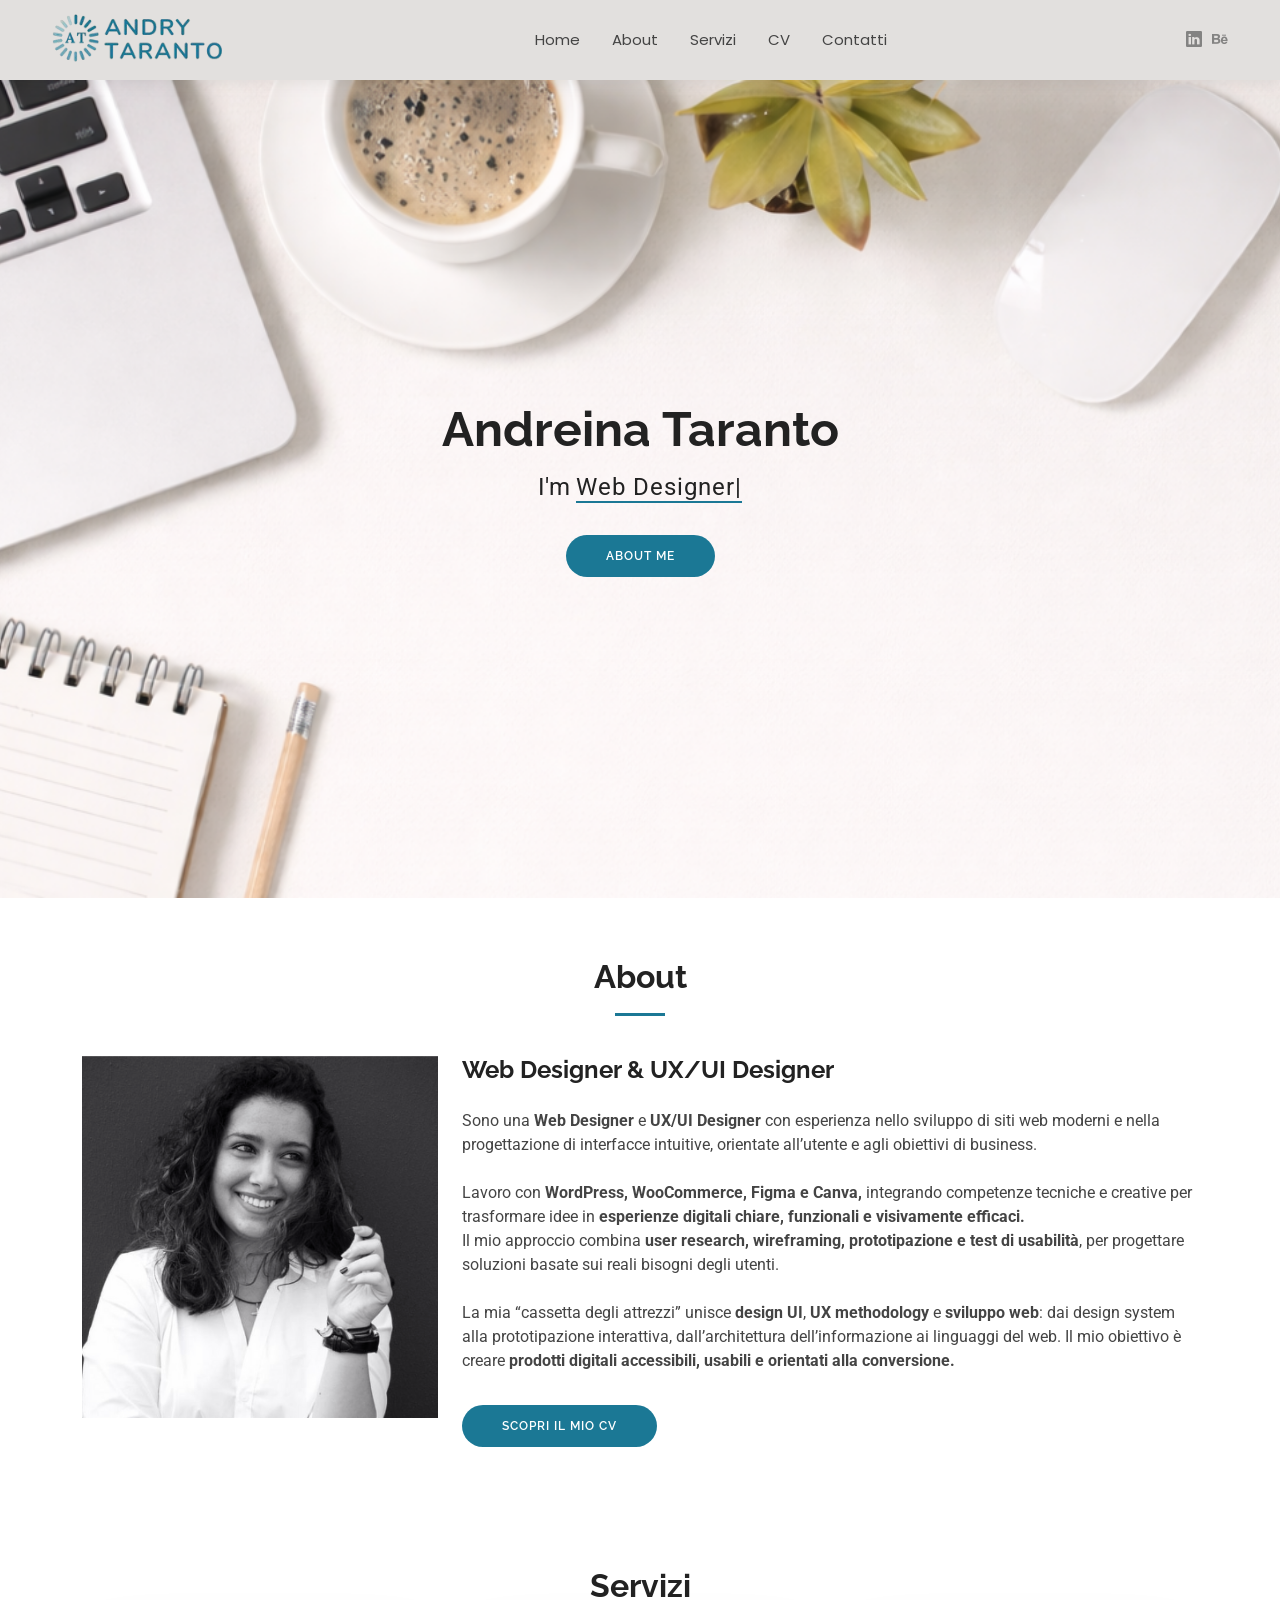
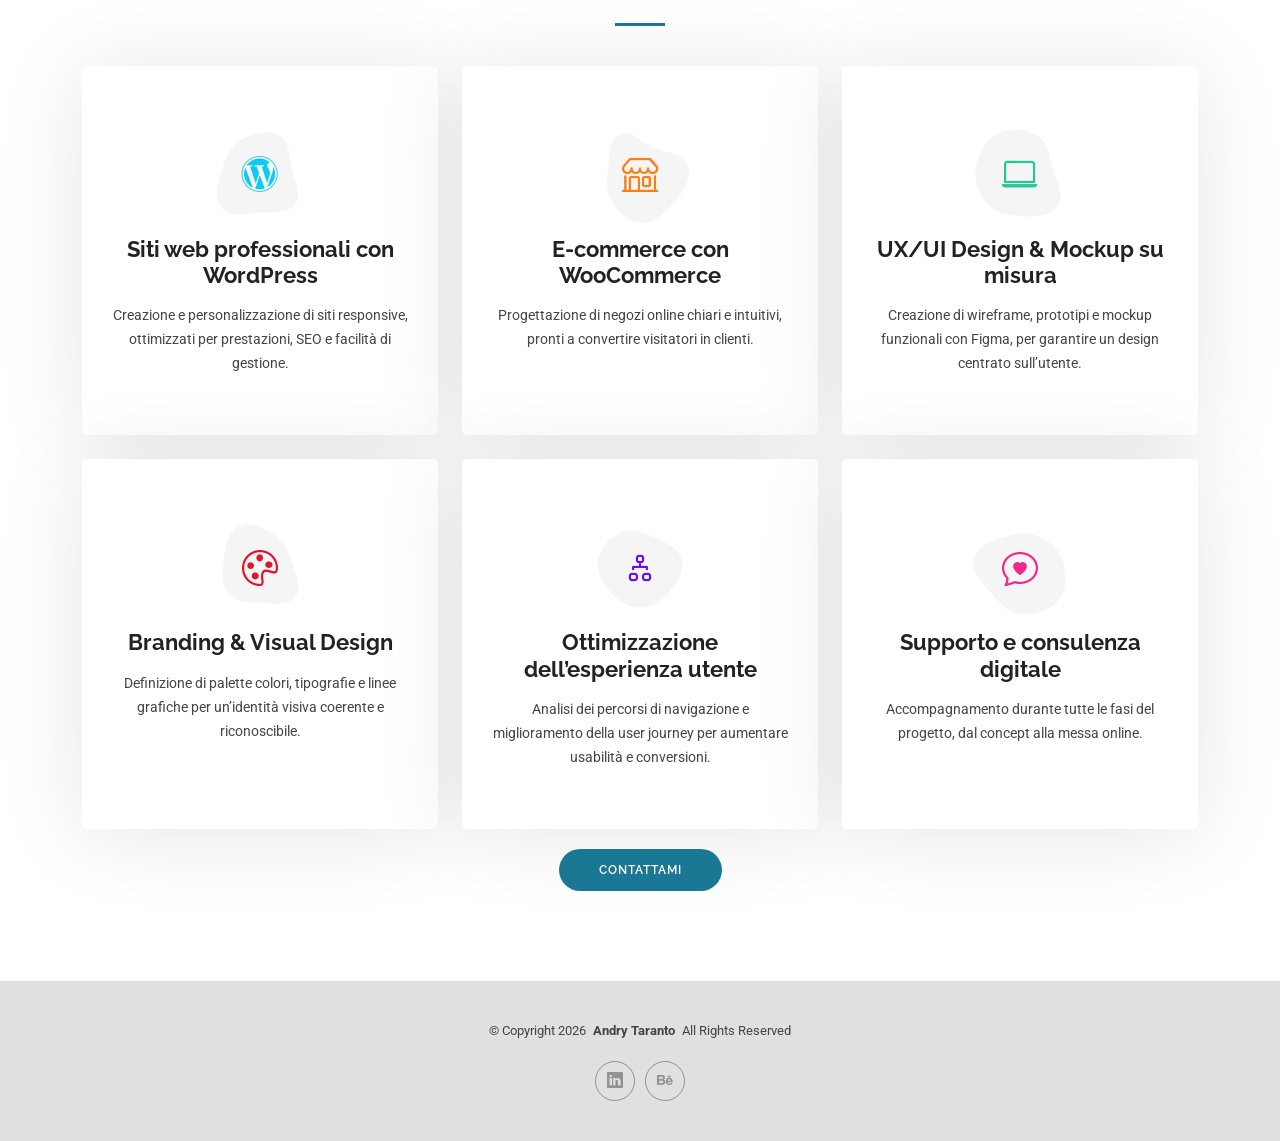
<file: index.html>
<!DOCTYPE html>
<html lang="en">

<head>
  <meta charset="utf-8">
  <meta content="width=device-width, initial-scale=1.0" name="viewport">
  <title>Andry Taranto </title>
  <meta name="description" content="">
  <meta name="keywords" content="">

  <!-- Favicons -->
  <link href="assets/img/favicon_andry-bg.png" rel="icon">

  <!-- Fonts -->
  <link href="https://fonts.googleapis.com" rel="preconnect">
  <link href="https://fonts.gstatic.com" rel="preconnect" crossorigin>
  <link href="https://fonts.googleapis.com/css2?family=Roboto:ital,wght@0,100;0,300;0,400;0,500;0,700;0,900;1,100;1,300;1,400;1,500;1,700;1,900&family=Poppins:ital,wght@0,100;0,200;0,300;0,400;0,500;0,600;0,700;0,800;0,900;1,100;1,200;1,300;1,400;1,500;1,600;1,700;1,800;1,900&family=Raleway:ital,wght@0,100;0,200;0,300;0,400;0,500;0,600;0,700;0,800;0,900;1,100;1,200;1,300;1,400;1,500;1,600;1,700;1,800;1,900&display=swap" rel="stylesheet">

  <!-- Vendor CSS Files -->
  <link href="assets/vendor/bootstrap/css/bootstrap.min.css" rel="stylesheet">
  <link href="assets/vendor/bootstrap-icons/bootstrap-icons.css" rel="stylesheet">
  <link href="assets/vendor/aos/aos.css" rel="stylesheet">

  <!-- Main CSS File -->
  <link href="assets/css/main.css" rel="stylesheet">

</head>

<body class="index-page">

  <header id="header" class="header d-flex align-items-center light-background sticky-top">
    <div class="container-fluid position-relative d-flex align-items-center justify-content-between">

      <a href="index.html" class="logo d-flex align-items-center me-auto me-xl-0">
        <img src="assets/img/logo_sito_andrytaranto.png" alt="Andry Taranto Logo">
      </a>

      <nav id="navmenu" class="navmenu">
        <ul>
          <li><a href="index.html" class="active">Home</a></li>
          <li><a href="#about">About</a></li>
          <li><a href="#services">Servizi</a></li>
          <li><a href="cv.html">CV</a></li>
          <li><a href="contatti.html">Contatti</a></li>
        </ul>
        <i class="mobile-nav-toggle d-xl-none bi bi-list"></i>
      </nav>

      <div class="header-social-links">
        <a href="https://www.linkedin.com/in/andreinataranto/" target="_blank" class="linkedin"><i class="bi bi-linkedin"></i></a>
        <a href="https://www.behance.net/gallery/135081505/Portfolio-Andreina-Taranto" target="_blank" class="behance"><i class="bi bi-behance"></i></a>
      </div>

    </div>
  </header>

  <main class="main">

    <!-- Hero Section -->
    <section id="hero" class="hero section">

      <img src="assets/img/bg-hero.png" alt="" data-aos="fade-in">

      <div class="container text-center" data-aos="zoom-out" data-aos-delay="100">
        <div class="row justify-content-center">
          <div class="col-lg-8">
            <h2>Andreina Taranto</h2>
            <p>I'm <span class="typed" data-typed-items="Web Designer, UX/UI Designer">Web Designer</span><span class="typed-cursor typed-cursor--blink" aria-hidden="true"></span></p>
            <a href="#about" class="btn-get-started">About Me</a>
          </div>
        </div>
      </div>

    </section><!-- /Hero Section -->

<!-- About Section -->
    <section id="about" class="about section">

      <!-- Section Title -->
      <div class="container section-title" data-aos="fade-up">
        <h2>About</h2>
      </div><!-- End Section Title -->

      <div class="container" data-aos="fade-up" data-aos-delay="100">

        <div class="row gy-4 justify-content-center">
          <div class="col-lg-4">
            <img src="assets/img/andreina_taranto.png" class="img-fluid" alt="Andreina Taranto">
          </div>
          <div class="col-lg-8 content txt-center">
            <h2>Web Designer &amp; UX/UI Designer</h2>
            <p class="py-3">
              Sono una <b>Web Designer</b> e <b>UX/UI Designer</b> con esperienza nello sviluppo di siti web moderni e nella progettazione di interfacce intuitive, orientate all’utente e agli obiettivi di business.
              <br>
              <br>
              Lavoro con <b>WordPress, WooCommerce, Figma e Canva,</b> integrando competenze tecniche e creative per trasformare idee in <b>esperienze digitali chiare, funzionali e visivamente efficaci.</b>
<br>
              Il mio approccio combina <b>user research, wireframing, prototipazione e test di usabilità</b>, per progettare soluzioni basate sui reali bisogni degli utenti.
              <br>
              <br>
              La mia “cassetta degli attrezzi” unisce <b>design UI</b>, <b>UX methodology</b> e <b>sviluppo web</b>: dai design system alla prototipazione interattiva, dall’architettura dell’informazione ai linguaggi del web.
              Il mio obiettivo è creare <b>prodotti digitali accessibili, usabili e orientati alla conversione.</b>
            </p>
            <a href="cv.html" class="btn-priamary">Scopri il mio CV</a>
          </div>
        </div>
      </div>

    </section><!-- /About Section -->


    <!-- Services Section -->
    <section id="services" class="services section">

      <!-- Section Title -->
      <div class="container section-title" data-aos="fade-up">
        <h2>Servizi</h2>
      </div><!-- End Section Title -->

      <div class="container">

        <div class="row gy-4">

          <div class="col-lg-4 col-md-6" data-aos="fade-up" data-aos-delay="100">
            <div class="service-item item-cyan position-relative">
              <div class="icon">
                <svg width="100" height="100" viewBox="0 0 600 600" xmlns="http://www.w3.org/2000/svg">
                  <path stroke="none" stroke-width="0" fill="#f5f5f5" d="M300,521.0016835830174C376.1290562159157,517.8887921683347,466.0731472004068,529.7835943286574,510.70327084640275,468.03025145048787C554.3714126377745,407.6079735673963,508.03601936045806,328.9844924480964,491.2728898941984,256.3432110539036C474.5976632858925,184.082847569629,479.9380746630129,96.60480741107993,416.23090153303,58.64404602377083C348.86323505073057,18.502131276798302,261.93793281208167,40.57373210992963,193.5410806939664,78.93577620505333C130.42746243093433,114.334589627462,98.30271207620316,179.96522072025542,76.75703585869454,249.04625023123273C51.97151888228291,328.5150500222984,13.704378332031375,421.85034740162234,66.52175969318436,486.19268352777647C119.04800174914682,550.1803526380478,217.28368757567262,524.383925680826,300,521.0016835830174"></path>
                </svg>
                  <i class="bi bi-wordpress"></i>
              </div>
                <h3 class="stretched-link">Siti web professionali con WordPress</h3>
              </class=>
              <p>Creazione e personalizzazione di siti responsive, ottimizzati per prestazioni, SEO e facilità di gestione.</p>
            </div>
          </div><!-- End Service Item -->

          <div class="col-lg-4 col-md-6" data-aos="fade-up" data-aos-delay="200">
            <div class="service-item item-orange position-relative">
              <div class="icon">
                <svg width="100" height="100" viewBox="0 0 600 600" xmlns="http://www.w3.org/2000/svg">
                  <path stroke="none" stroke-width="0" fill="#f5f5f5" d="M300,582.0697525312426C382.5290701553225,586.8405444964366,449.9789794690241,525.3245884688669,502.5850820975895,461.55621195738473C556.606425686781,396.0723002908107,615.8543463187945,314.28637112970534,586.6730223649479,234.56875336149918C558.9533121215079,158.8439757836574,454.9685369536778,164.00468322053177,381.49747125262974,130.76875717737553C312.15926192815925,99.40240125094834,248.97055460311594,18.661163978235184,179.8680185752513,50.54337015887873C110.5421016452524,82.52863877960104,119.82277516462835,180.83849132639028,109.12597500060166,256.43424936330496C100.08760227029461,320.3096726198365,92.17705696193138,384.0621239912766,124.79988738764834,439.7174275375508C164.83382741302287,508.01625554203684,220.96474134820875,577.5009287672846,300,582.0697525312426"></path>
                </svg>
                <i class="bi bi-shop"></i>
              </div>
                <h3 class="stretched-link">E-commerce con WooCommerce</h3>
              <p>Progettazione di negozi online chiari e intuitivi, pronti a convertire visitatori in clienti.</p>
            </div>
          </div><!-- End Service Item -->

          <div class="col-lg-4 col-md-6" data-aos="fade-up" data-aos-delay="300">
            <div class="service-item item-teal position-relative">
              <div class="icon">
                <svg width="100" height="100" viewBox="0 0 600 600" xmlns="http://www.w3.org/2000/svg">
                  <path stroke="none" stroke-width="0" fill="#f5f5f5" d="M300,541.5067337569781C382.14930387511276,545.0595476570109,479.8736841581634,548.3450877840088,526.4010558755058,480.5488172755941C571.5218469581645,414.80211281144784,517.5187510058486,332.0715597781072,496.52539010469104,255.14436215662573C477.37192572678356,184.95920475031193,473.57363656557914,105.61284051026155,413.0603344069578,65.22779650032875C343.27470386102294,18.654635553484475,251.2091493199835,5.337323636656869,175.0934190732945,40.62881213300186C97.87086631185822,76.43348514350839,51.98124368387456,156.15599469081315,36.44837278890362,239.84606092416172C21.716077023791087,319.22268207091537,43.775223500013084,401.1760424656574,96.891909868211,461.97329694683043C147.22146801428983,519.5804099606455,223.5754009179313,538.201503339737,300,541.5067337569781"></path>
                </svg>
                <i class="bi bi-laptop"></i>
              </div>
                <h3 class="stretched-link">UX/UI Design & Mockup su misura</h3>
              <p>Creazione di wireframe, prototipi e mockup funzionali con Figma, per garantire un design centrato sull’utente.</p>
            </div>
          </div><!-- End Service Item -->

          <div class="col-lg-4 col-md-6" data-aos="fade-up" data-aos-delay="400">
            <div class="service-item item-red position-relative">
              <div class="icon">
                <svg width="100" height="100" viewBox="0 0 600 600" xmlns="http://www.w3.org/2000/svg">
                  <path stroke="none" stroke-width="0" fill="#f5f5f5" d="M300,503.46388370962813C374.79870501325706,506.71871716319447,464.8034551963731,527.1746412648533,510.4981551193396,467.86667711651364C555.9287308511215,408.9015244558933,512.6030010748507,327.5744911775523,490.211057578863,256.5855673507754C471.097692560561,195.9906835881958,447.69079081568157,138.11976852964426,395.19560036434837,102.3242989838813C329.3053358748298,57.3949838291264,248.02791733380457,8.279543830951368,175.87071277845988,42.242879143198664C103.41431057327972,76.34704239035025,93.79494320519305,170.9812938413882,81.28167332365135,250.07896920659033C70.17666984294237,320.27484674793965,64.84698225790005,396.69656628748305,111.28512138212992,450.4950937839243C156.20124167950087,502.5303643271138,231.32542653798444,500.4755392045468,300,503.46388370962813"></path>
                </svg>
                <i class="bi bi-palette"></i>
              </div>
                <h3 class="stretched-link">Branding & Visual Design</h3>
              <p>Definizione di palette colori, tipografie e linee grafiche per un’identità visiva coerente e riconoscibile.</p>
            </div>
          </div><!-- End Service Item -->

          <div class="col-lg-4 col-md-6" data-aos="fade-up" data-aos-delay="500">
            <div class="service-item item-indigo position-relative">
              <div class="icon">
                <svg width="100" height="100" viewBox="0 0 600 600" xmlns="http://www.w3.org/2000/svg">
                  <path stroke="none" stroke-width="0" fill="#f5f5f5" d="M300,532.3542879108572C369.38199826031484,532.3153073249985,429.10787420159085,491.63046689027357,474.5244479745417,439.17860296908856C522.8885846962883,383.3225815378663,569.1668002868075,314.3205725914397,550.7432151929288,242.7694973846089C532.6665558377875,172.5657663291529,456.2379748765914,142.6223662098291,390.3689995646985,112.34683881706744C326.66090330228417,83.06452184765237,258.84405631176094,53.51806209861945,193.32584062364296,78.48882559362697C121.61183558270385,105.82097193414197,62.805066853699245,167.19869350419734,48.57481801355237,242.6138429142374C34.843463184063346,315.3850353017275,76.69343916112496,383.4422959591041,125.22947124332185,439.3748458443577C170.7312796277747,491.8107796887764,230.57421082200815,532.3932930995766,300,532.3542879108572"></path>
                </svg>
                <i class="bi bi-diagram-2"></i>
              </div>
                <h3 class="stretched-link">Ottimizzazione dell’esperienza utente</h3>
              <p>Analisi dei percorsi di navigazione e miglioramento della user journey per aumentare usabilità e conversioni.</p>
            </div>
          </div><!-- End Service Item -->

          <div class="col-lg-4 col-md-6" data-aos="fade-up" data-aos-delay="600">
            <div class="service-item item-pink position-relative">
              <div class="icon">
                <svg width="100" height="100" viewBox="0 0 600 600" xmlns="http://www.w3.org/2000/svg">
                  <path stroke="none" stroke-width="0" fill="#f5f5f5" d="M300,566.797414625762C385.7384707136149,576.1784315230908,478.7894351017131,552.8928747891023,531.9192734346935,484.94944893311C584.6109503024035,417.5663521118492,582.489472248146,322.67544863468447,553.9536738515405,242.03673114598146C529.1557734026468,171.96086150256528,465.24506316201064,127.66468636344209,395.9583748389544,100.7403814666027C334.2173773831606,76.7482773500951,269.4350130405921,84.62216499799875,207.1952322260088,107.2889140133804C132.92018162631612,134.33871894543012,41.79353780512637,160.00259165414826,22.644507872594943,236.69541883565114C3.319112789854554,314.0945973066697,72.72355303640163,379.243833228382,124.04198916343866,440.3218312028393C172.9286146004772,498.5055451809895,224.45579914871206,558.5317968840102,300,566.797414625762"></path>
                </svg>
                <i class="bi bi-chat-heart"></i>
              </div>
                <h3 class="stretched-link">Supporto e consulenza digitale</h3>
              <p>Accompagnamento durante tutte le fasi del progetto, dal concept alla messa online.</p>
            </div>
          </div><!-- End Service Item -->
        </div>
        <div class="container section-title" data-aos="fade-up">
          <a href="contatti.html" class="btn-priamary">Contattami</a>
        </div>
      </div>

    </section><!-- /Services Section -->


  </main>

  <footer id="footer" class="footer light-background">

    <div class="container">
      <div class="copyright text-center ">
        <p>© <span>Copyright 2026</span> <strong class="px-1 sitename">Andry Taranto</strong> <span>All Rights Reserved<br></span></p>
      </div>
      <div class="social-links d-flex justify-content-center">
        <a href="https://www.linkedin.com/in/andreinataranto/"  target="_blank" class="linkedin"><i class="bi bi-linkedin"></i></a>
        <a href="https://www.behance.net/gallery/135081505/Portfolio-Andreina-Taranto" target="_blank" class="behance"><i class="bi bi-behance"></i></a>
      </div>
    </div>

  </footer>

  <!-- Scroll Top -->
  <a href="#" id="scroll-top" class="scroll-top d-flex align-items-center justify-content-center"><i class="bi bi-arrow-up-short"></i></a>

  <!-- Preloader -->
  <div id="preloader"></div>

  <!-- Vendor JS Files -->
  <script src="assets/vendor/bootstrap/js/bootstrap.bundle.min.js"></script>
  <script src="assets/vendor/php-email-form/validate.js"></script>
  <script src="assets/vendor/aos/aos.js"></script>
  <script src="assets/vendor/typed.js/typed.umd.js"></script>


  <!-- Main JS File -->
  <script src="assets/js/main.js"></script>

</body>

</html>
</file>
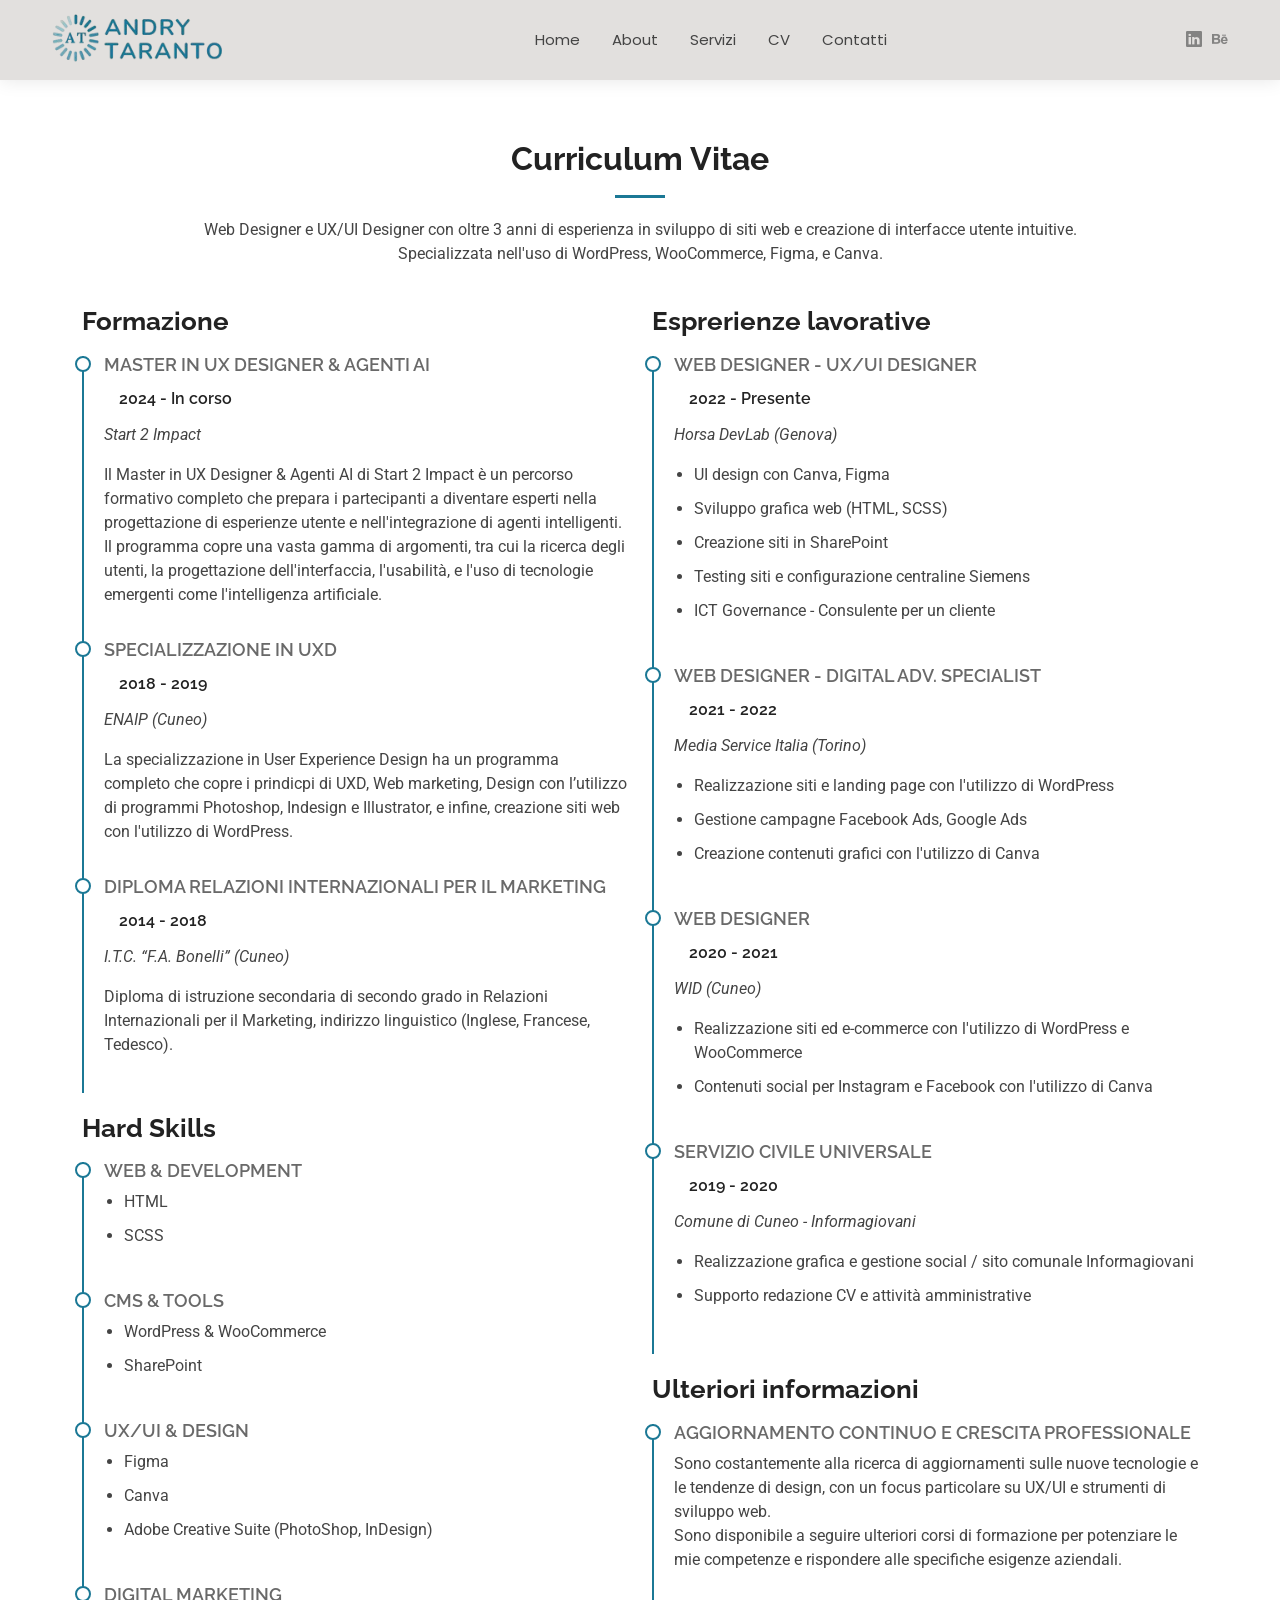
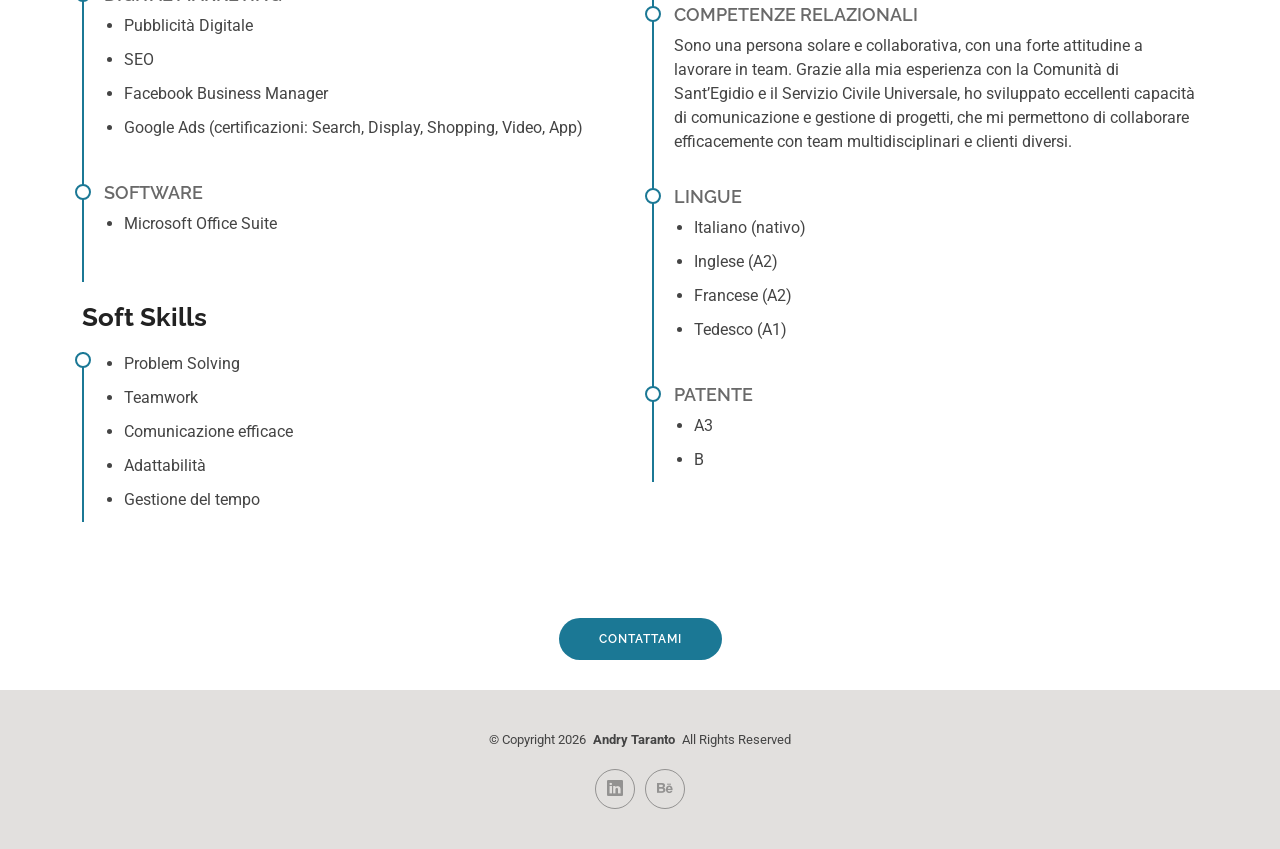
<file: cv.html>
<!DOCTYPE html>
<html lang="en">

<head>
  <meta charset="utf-8">
  <meta content="width=device-width, initial-scale=1.0" name="viewport">
  <title>Andry Taranto </title>
  <meta name="description" content="">
  <meta name="keywords" content="">

  <!-- Favicons -->
  <link href="assets/img/favicon_andry-bg.png" rel="icon">

  <!-- Fonts -->
  <link href="https://fonts.googleapis.com" rel="preconnect">
  <link href="https://fonts.gstatic.com" rel="preconnect" crossorigin>
  <link
    href="https://fonts.googleapis.com/css2?family=Roboto:ital,wght@0,100;0,300;0,400;0,500;0,700;0,900;1,100;1,300;1,400;1,500;1,700;1,900&family=Poppins:ital,wght@0,100;0,200;0,300;0,400;0,500;0,600;0,700;0,800;0,900;1,100;1,200;1,300;1,400;1,500;1,600;1,700;1,800;1,900&family=Raleway:ital,wght@0,100;0,200;0,300;0,400;0,500;0,600;0,700;0,800;0,900;1,100;1,200;1,300;1,400;1,500;1,600;1,700;1,800;1,900&display=swap"
    rel="stylesheet">

  <!-- Vendor CSS Files -->
  <link href="assets/vendor/bootstrap/css/bootstrap.min.css" rel="stylesheet">
  <link href="assets/vendor/bootstrap-icons/bootstrap-icons.css" rel="stylesheet">
  <link href="assets/vendor/aos/aos.css" rel="stylesheet">

  <!-- Main CSS File -->
  <link href="assets/css/main.css" rel="stylesheet">

</head>

<body class="resume-page">

  <header id="header" class="header d-flex align-items-center light-background sticky-top">
    <div class="container-fluid position-relative d-flex align-items-center justify-content-between">

      <a href="index.html" class="logo d-flex align-items-center me-auto me-xl-0">
        <img src="assets/img/logo_sito_andrytaranto.png" alt="Andry Taranto Logo">
      </a>

      <nav id="navmenu" class="navmenu">
        <ul>
          <li><a href="index.html">Home</a></li>
          <li><a href="index.html#about">About</a></li>
          <li><a href="index.html#services">Servizi</a></li>
          <li><a href="cv.html" class="active">CV</a></li>
          <li><a href="contatti.html">Contatti</a></li>
        </ul>
        <i class="mobile-nav-toggle d-xl-none bi bi-list"></i>
      </nav>

      <div class="header-social-links">
        <a href="https://www.linkedin.com/in/andreinataranto/" target="_blank" class="linkedin"><i
            class="bi bi-linkedin"></i></a>
        <a href="https://www.behance.net/gallery/135081505/Portfolio-Andreina-Taranto" target="_blank"
          class="behance"><i class="bi bi-behance"></i></a>
      </div>

    </div>
  </header>

  <main class="main">

    <!-- Resume Section -->
    <section id="resume" class="resume section">

      <!-- Section Title -->
      <div class="container section-title" data-aos="fade-up">
        <h2>Curriculum Vitae</h2>
        <p>Web Designer e UX/UI Designer con oltre 3 anni di esperienza in sviluppo di siti web e creazione di
          interfacce utente intuitive.
          <br>
          Specializzata nell'uso di WordPress, WooCommerce, Figma, e Canva.
        </p>
      </div><!-- End Section Title -->

      <div class="container">

        <div class="row">

          <div class="col-lg-6" data-aos="fade-up" data-aos-delay="100">

            <h3 class="resume-title">Formazione</h3>
            <div class="resume-item">
              <h4>Master in UX Designer &amp; Agenti AI</h4>
              <h5>2024 - In corso</h5>
              <p><em>Start 2 Impact</em></p>
              <p>Il Master in UX Designer &amp; Agenti AI di Start 2 Impact è un percorso formativo completo che prepara i
                partecipanti a diventare esperti nella progettazione di esperienze utente e nell'integrazione di agenti
                intelligenti. Il programma copre una vasta gamma di argomenti, tra cui la ricerca degli utenti, la
                progettazione dell'interfaccia, l'usabilità, e l'uso di tecnologie emergenti come l'intelligenza
                artificiale. </p>
            </div><!-- Edn Resume Item -->

            <div class="resume-item">
              <h4>Specializzazione in UXD</h4>
              <h5>2018 - 2019</h5>
              <p><em>ENAIP (Cuneo)</em></p>
              <p>La specializzazione in User Experience Design ha un programma completo che copre i prindicpi di UXD,
                Web marketing, Design con l’utilizzo di programmi Photoshop, Indesign e Illustrator, e infine, creazione
                siti web con l'utilizzo di WordPress. </p>
            </div><!-- Edn Resume Item -->

            <div class="resume-item">
              <h4>Diploma Relazioni Internazionali per il Marketing</h4>
              <h5>2014 - 2018</h5>
              <p><em>I.T.C. “F.A. Bonelli” (Cuneo)</em></p>
              <p>Diploma di istruzione secondaria di secondo grado in Relazioni Internazionali per il Marketing,
                indirizzo linguistico (Inglese, Francese, Tedesco).</p>
            </div><!-- Edn Resume Item -->

            <h3 class="resume-title">Hard Skills</h3>
            <div class="resume-item">
              <h4>Web &amp; Development</h4>
              <ul>
                <li>HTML</li>
                <li>SCSS</li>
              </ul>
            </div><!-- Edn Resume Item -->

            <div class="resume-item">
              <h4>CMS &amp; Tools</h4>
              <ul>
                <li>WordPress &amp; WooCommerce</li>
                <li>SharePoint</li>
              </ul>
            </div><!-- Edn Resume Item -->

            <div class="resume-item">
              <h4>UX/UI &amp; Design</h4>
              <ul>
                <li>Figma</li>
                <li>Canva</li>
                <li>Adobe Creative Suite (PhotoShop, InDesign)</li>
              </ul>
            </div><!-- Edn Resume Item -->

            <div class="resume-item">
              <h4>Digital Marketing</h4>
              <ul>
                <li>Pubblicità Digitale</li>
                <li>SEO</li>
                <li>Facebook Business Manager</li>
                <li>Google Ads (certificazioni: Search, Display, Shopping, Video, App)</li>
              </ul>
            </div><!-- Edn Resume Item -->

            <div class="resume-item">
              <h4>Software</h4>
              <ul>
                <li>Microsoft Office Suite</li>
              </ul>
            </div><!-- Edn Resume Item -->

            <h3 class="resume-title">Soft Skills</h3>
            <div class="resume-item">
              <ul>
                <li>Problem Solving</li>
                <li>Teamwork</li>
                <li>Comunicazione efficace</li>
                <li>Adattabilità</li>
                <li>Gestione del tempo</li>

            </div><!-- Edn Resume Item -->


          </div>

          <!-- WORK EXPERIENCE SECTION -->

          <div class="col-lg-6" data-aos="fade-up" data-aos-delay="200">
            <h3 class="resume-title">Esprerienze lavorative</h3>
            <div class="resume-item">
              <h4>Web Designer - UX/UI Designer</h4>
              <h5>2022 - Presente</h5>
              <p><em>Horsa DevLab (Genova) </em></p>
              <ul>
                <li>UI design con Canva, Figma</li>
                <li>Sviluppo grafica web (HTML, SCSS)</li>
                <li>Creazione siti in SharePoint</li>
                <li>Testing siti e configurazione centraline Siemens</li>
                <li>ICT Governance - Consulente per un cliente</li>
              </ul>
            </div><!-- Edn Resume Item -->

            <div class="resume-item">
              <h4>Web Designer - Digital Adv. Specialist </h4>
              <h5>2021 - 2022</h5>
              <p><em>Media Service Italia (Torino)</em></p>
              <ul>
                <li>Realizzazione siti e landing page con l'utilizzo di WordPress</li>
                <li>Gestione campagne Facebook Ads, Google Ads</li>
                <li>Creazione contenuti grafici con l'utilizzo di Canva</li>
              </ul>
            </div><!-- Edn Resume Item -->

            <div class="resume-item">
              <h4>Web Designer</h4>
              <h5>2020 - 2021</h5>
              <p><em>WID (Cuneo)</em></p>
              <ul>
                <li>Realizzazione siti ed e-commerce con l'utilizzo di WordPress e WooCommerce</li>
                <li>Contenuti social per Instagram e Facebook con l'utilizzo di Canva</li>
              </ul>
            </div><!-- Edn Resume Item -->

            <div class="resume-item">
              <h4>Servizio Civile Universale</h4>
              <h5>2019 - 2020</h5>
              <p><em>Comune di Cuneo - Informagiovani</em></p>
              <ul>
                <li>Realizzazione grafica e gestione social / sito comunale Informagiovani</li>
                <li>Supporto redazione CV e attività amministrative</li>
              </ul>
            </div><!-- Edn Resume Item -->

            <h3 class="resume-title">Ulteriori informazioni</h3>
            <div class="resume-item">
              <h4>Aggiornamento continuo e crescita professionale</h4>
              <p>Sono costantemente alla ricerca di aggiornamenti sulle nuove tecnologie e le tendenze di design, con un
                focus particolare su UX/UI e strumenti di sviluppo web.
                <br>
                Sono disponibile a seguire ulteriori corsi di formazione per potenziare le mie competenze e rispondere
                alle specifiche esigenze aziendali.
              </p>
            </div><!-- Edn Resume Item -->


            <div class="resume-item">
              <h4>Competenze relazionali</h4>
              <p>Sono una persona solare e collaborativa, con una forte attitudine a lavorare in team. Grazie alla mia
                esperienza con la Comunità di Sant’Egidio e il Servizio Civile Universale, ho sviluppato eccellenti
                capacità di comunicazione e gestione di progetti, che mi permettono di collaborare efficacemente con
                team multidisciplinari e clienti diversi.
              </p>
            </div> <!--Edn Resume Item-->

            <div class="resume-item">
              <h4>Lingue</h4>
              <ul>
                <li>Italiano (nativo)</li>
                <li>Inglese (A2)</li>
                <li>Francese (A2)</li>
                <li>Tedesco (A1)</li>
              </ul>
            </div><!-- Edn Resume Item -->


            <div class="resume-item">
              <h4>Patente</h4>
              <ul>
                <li>A3</li>
                <li>B</li>
              </ul>
            </div><!-- Edn Resume Item -->
          </div>

        </div>

      </div>

    </section><!-- /Resume Section -->

        <div class="container section-title" data-aos="fade-up">
          <a href="contatti.html" class="btn-priamary">Contattami</a>
        </div>

  </main>

  <footer id="footer" class="footer light-background">

    <div class="container">
      <div class="copyright text-center ">
        <p>© <span>Copyright 2026</span> <strong class="px-1 sitename">Andry Taranto</strong> <span>All Rights
            Reserved<br></span></p>
      </div>
      <div class="social-links d-flex justify-content-center">
        <a href="https://www.linkedin.com/in/andreinataranto/" target="_blank" class="linkedin"><i
            class="bi bi-linkedin"></i></a>
        <a href="https://www.behance.net/gallery/135081505/Portfolio-Andreina-Taranto" target="_blank"
          class="behance"><i class="bi bi-behance"></i></a>
      </div>
    </div>

  </footer>

  <!-- Scroll Top -->
  <a href="#" id="scroll-top" class="scroll-top d-flex align-items-center justify-content-center"><i
      class="bi bi-arrow-up-short"></i></a>

  <!-- Preloader -->
  <div id="preloader"></div>

  <!-- Vendor JS Files -->
  <script src="assets/vendor/bootstrap/js/bootstrap.bundle.min.js"></script>
  <script src="assets/vendor/aos/aos.js"></script>

  <!-- Main JS File -->
  <script src="assets/js/main.js"></script>

</body>

</html>
</file>
<file: assets/css/main.css>
/* Fonts */
:root {
  --default-font: "Roboto",  system-ui, -apple-system, "Segoe UI", Roboto, "Helvetica Neue", Arial, "Noto Sans", "Liberation Sans", sans-serif, "Apple Color Emoji", "Segoe UI Emoji", "Segoe UI Symbol", "Noto Color Emoji";
  --heading-font: "Raleway",  sans-serif;
  --nav-font: "Poppins",  sans-serif;
}

/* Global Colors */
:root { 
  --background-color: #ffffff; 
  --default-color: #444444; 
  --heading-color: #222222; 
  --accent-color: #1b7895; 
  --surface-color: #ffffff; 
  --contrast-color: #ffffff; 
}

/* Nav Menu Colors */
:root {
  --nav-color: #444444;  
  --nav-hover-color: #1b7895; 
  --nav-mobile-background-color: #ffffff; 
  --nav-dropdown-background-color: #ffffff; 
  --nav-dropdown-color: #444444; 
  --nav-dropdown-hover-color: #1b7895; 
}

/* Color Presets */

.light-background {
  --background-color: #e2e0de;
  --surface-color: #ffffff;
}

.dark-background {
  --background-color: #060606;
  --default-color: #ffffff;
  --heading-color: #ffffff;
  --surface-color: #252525;
  --contrast-color: #ffffff;
}

/* Smooth scroll */
:root {
  scroll-behavior: smooth;
}

/*--------------------------------------------------------------
# General Styling & Shared Classes
--------------------------------------------------------------*/
body {
  color: var(--default-color);
  background-color: var(--background-color);
  font-family: var(--default-font);
}

a {
  color: var(--accent-color);
  text-decoration: none;
  transition: 0.3s;
}

a:hover {
  /*color: color-mix(in srgb, var(--accent-color), transparent 25%); */
  text-decoration: none;
}

h1,
h2,
h3,
h4,
h5,
h6 {
  color: var(--heading-color);
  font-family: var(--heading-font);
}

.btn-priamary {
  color: var(--contrast-color);
  background: var(--accent-color);
  font-family: var(--heading-font);
  text-transform: uppercase;
  font-weight: 600;
  font-size: 12px;
  letter-spacing: 1px;
  display: inline-block;
  padding: 12px 40px;
  border-radius: 50px;
  transition: 0.5s;
}

.btn-priamary:hover {
  background: color-mix(in srgb, var(--accent-color) 90%, white 20%);
}

.section-title a.btn-priamary {
  margin-top: 20px;
}

/* Email Form Messages
------------------------------*/
.email-form {
  border-radius: 20px;
}


.email-form .error-message {
  display: none;
  background: #df1529;
  color: #ffffff;
  text-align: left;
  padding: 15px;
  margin-bottom: 24px;
  font-weight: 600;
}

.email-form .sent-message {
  display: none;
  color: #ffffff;
  background: #059652;
  text-align: center;
  padding: 15px;
  margin-bottom: 24px;
  font-weight: 600;
}

.email-form .loading {
  display: none;
  background: var(--surface-color);
  text-align: center;
  padding: 15px;
  margin-bottom: 24px;
}

.email-form .loading:before {
  content: "";
  display: inline-block;
  border-radius: 50%;
  width: 24px;
  height: 24px;
  margin: 0 10px -6px 0;
  border: 3px solid var(--accent-color);
  border-top-color: var(--surface-color);
  animation: email-form-loading 1s linear infinite;
}

@keyframes email-form-loading {
  0% {
    transform: rotate(0deg);
  }

  100% {
    transform: rotate(360deg);
  }
}

/*--------------------------------------------------------------
# Global Header
--------------------------------------------------------------*/
.header {
  color: var(--default-color);
  background-color: var(--background-color);
  padding: 10px 0;
  transition: all 0.5s;
  z-index: 997;
  box-shadow: 0px 0 18px rgba(0, 0, 0, 0.1);
}

.header .logo {
  line-height: 1;
  margin-left: 40px;
}

.header .logo img {
  max-height: 60px;
}

.header .logo h1 {
  font-size: 32px;
  margin: 0;
  font-weight: 300;
  text-transform: uppercase;
  color: var(--heading-color);
}

.header .header-social-links {
  padding-right: 40px;
}

.header .header-social-links a {
  color: color-mix(in srgb, var(--default-color), transparent 40%);
  padding-left: 6px;
  display: inline-block;
  transition: 0.3s;
  font-size: 16px;
}

.header .header-social-links a:hover {
  color: var(--accent-color);
}

.header .header-social-links a i {
  line-height: 0px;
}

@media (max-width: 1200px) {
  .header .logo {
    order: 1;
  }

  .header .header-social-links {
    order: 2;
  }

  .header .navmenu {
    order: 3;
  }
}

/*--------------------------------------------------------------
# Navigation Menu
--------------------------------------------------------------*/
/* Desktop Navigation */
@media (min-width: 1200px) {
  .navmenu {
    padding: 0;
  }

  .navmenu ul {
    margin: 0;
    padding: 0;
    display: flex;
    list-style: none;
    align-items: center;
  }

  .navmenu li {
    position: relative;
  }

  .navmenu>ul>li {
    white-space: nowrap;
    padding: 15px 14px;
  }

  .navmenu>ul>li:last-child {
    padding-right: 0;
  }

  .navmenu a,
  .navmenu a:focus {
    color: var(--nav-color);
    font-size: 15px;
    padding: 0 2px;
    font-family: var(--nav-font);
    font-weight: 400;
    display: flex;
    align-items: center;
    justify-content: space-between;
    white-space: nowrap;
    transition: 0.3s;
    position: relative;
  }

  .navmenu a i,
  .navmenu a:focus i {
    font-size: 12px;
    line-height: 0;
    margin-left: 5px;
    transition: 0.3s;
  }

  .navmenu>ul>li>a:before {
    content: "";
    position: absolute;
    height: 2px;
    bottom: -6px;
    left: 0;
    background-color: var(--nav-hover-color);
    visibility: hidden;
    width: 0px;
    transition: all 0.3s ease-in-out 0s;
  }

  .navmenu a:hover:before,
  .navmenu li:hover>a:before,
  .navmenu .active:before {
    visibility: visible;
    width: 25px;
  }

  .navmenu li:hover>a,
  .navmenu .active,
  .navmenu .active:focus {
    color: var(--nav-hover-color);
  }
}

/* Mobile Navigation */
@media (max-width: 1199px) {
  .mobile-nav-toggle {
    color: var(--nav-color);
    font-size: 28px;
    line-height: 0;
    margin-right: 10px;
    cursor: pointer;
    transition: color 0.3s;
  }

  .navmenu {
    padding: 0;
    z-index: 9997;
  }

  .navmenu ul {
    display: none;
    list-style: none;
    position: absolute;
    inset: 60px 20px 20px 20px;
    padding: 10px 0;
    margin: 0;
    border-radius: 6px;
    background-color: var(--nav-mobile-background-color);
    border: 1px solid color-mix(in srgb, var(--default-color), transparent 90%);
    box-shadow: none;
    overflow-y: auto;
    transition: 0.3s;
    z-index: 9998;
  }

  .navmenu a,
  .navmenu a:focus {
    color: var(--nav-dropdown-color);
    padding: 10px 20px;
    font-family: var(--nav-font);
    font-size: 17px;
    font-weight: 500;
    display: flex;
    align-items: center;
    justify-content: space-between;
    white-space: nowrap;
    transition: 0.3s;
  }

  .navmenu a i,
  .navmenu a:focus i {
    font-size: 12px;
    line-height: 0;
    margin-left: 5px;
    width: 30px;
    height: 30px;
    display: flex;
    align-items: center;
    justify-content: center;
    border-radius: 50%;
    transition: 0.3s;
    background-color: color-mix(in srgb, var(--accent-color), transparent 90%);
  }

  .navmenu a i:hover,
  .navmenu a:focus i:hover {
    background-color: var(--accent-color);
    color: var(--contrast-color);
  }

  .navmenu a:hover,
  .navmenu .active,
  .navmenu .active:focus {
    color: var(--nav-dropdown-hover-color);
  }

  .navmenu .active i,
  .navmenu .active:focus i {
    background-color: var(--accent-color);
    color: var(--contrast-color);
    transform: rotate(180deg);
  }

  .mobile-nav-active {
    overflow: hidden;
  }

  .mobile-nav-active .mobile-nav-toggle {
    color: #fff;
    position: absolute;
    font-size: 32px;
    top: 15px;
    right: 15px;
    margin-right: 0;
    z-index: 9999;
  }

  .mobile-nav-active .navmenu {
    position: fixed;
    overflow: hidden;
    inset: 0;
    background: rgba(33, 37, 41, 0.8);
    transition: 0.3s;
  }

  .mobile-nav-active .navmenu>ul {
    display: block;
  }
}

/*--------------------------------------------------------------
# Global Footer
--------------------------------------------------------------*/
.footer {
  color: var(--default-color);
  background-color: var(--background-color);
  font-size: 14px;
  padding: 40px 0;
  position: relative;
}

.footer .copyright p {
  margin-bottom: 0;
}

.footer .social-links {
  margin-top: 20px;
}

.footer .social-links a {
  display: flex;
  align-items: center;
  justify-content: center;
  width: 40px;
  height: 40px;
  border-radius: 50%;
  border: 1px solid color-mix(in srgb, var(--default-color), transparent 50%);
  font-size: 16px;
  color: color-mix(in srgb, var(--default-color), transparent 50%);
  margin: 0 5px;
  transition: 0.3s;
}

.footer .social-links a:hover {
  color: var(--accent-color);
  border-color: var(--accent-color);
}

.footer {
  margin-top: 10px;
  font-size: 13px;
  text-align: center;
}

/*--------------------------------------------------------------
# Preloader
--------------------------------------------------------------*/
#preloader {
  position: fixed;
  inset: 0;
  z-index: 9999;
  overflow: hidden;
  background-color: var(--background-color);
  transition: all 0.6s ease-out;
  width: 100%;
  height: 100vh;
}

#preloader:before,
#preloader:after {
  content: "";
  position: absolute;
  border: 4px solid var(--accent-color);
  border-radius: 50%;
  animation: animate-preloader 2s cubic-bezier(0, 0.2, 0.8, 1) infinite;
}

#preloader:after {
  animation-delay: -0.5s;
}

@keyframes animate-preloader {
  0% {
    width: 10px;
    height: 10px;
    top: calc(50% - 5px);
    left: calc(50% - 5px);
    opacity: 1;
  }

  100% {
    width: 72px;
    height: 72px;
    top: calc(50% - 36px);
    left: calc(50% - 36px);
    opacity: 0;
  }
}

/*--------------------------------------------------------------
# Scroll Top Button
--------------------------------------------------------------*/
.scroll-top {
  position: fixed;
  visibility: hidden;
  opacity: 0;
  right: 15px;
  bottom: -15px;
  z-index: 99999;
  background-color: var(--accent-color);
  width: 44px;
  height: 44px;
  border-radius: 50px;
  transition: all 0.4s;
}

.scroll-top i {
  font-size: 24px;
  color: var(--contrast-color);
  line-height: 0;
}

.scroll-top:hover {
  background-color: color-mix(in srgb, var(--accent-color), transparent 20%);
  color: var(--contrast-color);
}

.scroll-top.active {
  visibility: visible;
  opacity: 1;
  bottom: 15px;
}

/*--------------------------------------------------------------
# Disable aos animation delay on mobile devices
--------------------------------------------------------------*/
@media screen and (max-width: 768px) {
  [data-aos-delay] {
    transition-delay: 0 !important;
  }
}

/*--------------------------------------------------------------
# Global Page Titles 
--------------------------------------------------------------*/
.page-title {
  color: var(--default-color);
  background-color: var(--background-color);
  padding: 25px 0;
  position: relative;
  border-bottom: 1px solid color-mix(in srgb, var(--default-color), transparent 85%);
}

.page-title h1 {
  font-size: 24px;
  font-weight: 400;
}

.page-title {
  display: flex;
  flex-wrap: wrap;
  list-style: none;
  padding: 0;
  margin: 0;
  font-size: 14px;
  font-weight: 400;
}

.page-title {
  padding-left: 10px;
}

.page-title:before {
  content: "/";
  display: inline-block;
  padding-right: 10px;
  color: color-mix(in srgb, var(--default-color), transparent 70%);
}

/*--------------------------------------------------------------
# Global Sections
--------------------------------------------------------------*/
section,
.section {
  color: var(--default-color);
  background-color: var(--background-color);
  padding: 60px 0;
  scroll-margin-top: 100px;
  overflow: clip;
}

@media (max-width: 1199px) {

  section,
  .section {
    scroll-margin-top: 66px;
  }
}

/*--------------------------------------------------------------
# Global Section Titles
--------------------------------------------------------------*/
.section-title {
  text-align: center;
  padding-bottom: 20px;
  position: relative;
}

.section-title h2 {
  font-size: 32px;
  font-weight: 700;
  margin-bottom: 20px;
  padding-bottom: 20px;
  position: relative;
}

.section-title h2:after {
  content: "";
  position: absolute;
  display: block;
  width: 50px;
  height: 3px;
  background: var(--accent-color);
  left: 0;
  right: 0;
  bottom: 0;
  margin: auto;
}

.section-title p {
  margin-bottom: 0;
}

/*--------------------------------------------------------------
# Hero Section
--------------------------------------------------------------*/
.hero {
  width: 100%;
  min-height: calc(100vh - 82px);
  position: relative;
  padding: 80px 0;
  display: flex;
  align-items: center;
  justify-content: center;
}

@media (max-width: 1200px) {
  .hero {
    min-height: calc(100vh - 68px);
  }
}

.hero img {
  position: absolute;
  inset: 0;
  display: block;
  width: 100%;
  height: 100%;
  object-fit: cover;
  z-index: 1;
}

.hero .container {
  position: relative;
  z-index: 3;
}

.hero h2 {
  margin: 0;
  font-size: 48px;
  font-weight: 700;
}

.hero p {
  margin: 10px 0 0 0;
  font-size: 24px;
  color: var(--heading-color);
}

.hero p span {
  letter-spacing: 1px;
  border-bottom: 2px solid var(--accent-color);
}

.hero .btn-get-started {
  color: var(--contrast-color);
  background: var(--accent-color);
  font-family: var(--heading-font);
  text-transform: uppercase;
  font-weight: 600;
  font-size: 12px;
  letter-spacing: 1px;
  display: inline-block;
  padding: 12px 40px;
  border-radius: 50px;
  transition: 0.5s;
  margin-top: 30px;
}

.hero .btn-get-started:hover {
  background: color-mix(in srgb, var(--accent-color) 90%, white 20%);
}

@media (max-width: 768px) {
  .hero h2 {
    font-size: 32px;
  }

  .hero p {
    font-size: 18px;
  }
}

/*--------------------------------------------------------------
# About Section
--------------------------------------------------------------*/
.about .content h2 {
  font-weight: 700;
  font-size: 24px;
}

.about .content ul {
  list-style: none;
  padding: 0;
}

.about .content ul li {
  margin-bottom: 20px;
  display: flex;
  align-items: center;
}

.about .content ul strong {
  margin-right: 10px;
}

.about .content ul i {
  font-size: 16px;
  margin-right: 5px;
  color: var(--accent-color);
  line-height: 0;
}

.txt-center {
  align-content: center;
}


/*--------------------------------------------------------------
# Resume Section
--------------------------------------------------------------*/
.resume .resume-title {
  color: var(--heading-color);
  font-size: 26px;
  font-weight: 700;
  margin-top: 20px;
  margin-bottom: 20px;
}

.resume .resume-item {
  padding: 0 0 20px 20px;
  margin-top: -2px;
  border-left: 2px solid var(--accent-color);
  position: relative;
}

.resume .resume-item h4 {
  line-height: 18px;
  font-size: 18px;
  font-weight: 600;
  text-transform: uppercase;
  color: color-mix(in srgb, var(--default-color), transparent 20%);
  margin-bottom: 10px;
}

.resume .resume-item h5 {
  font-size: 16px;
  padding: 5px 15px;
  display: inline-block;
  font-weight: 600;
  margin-bottom: 10px;
}

.resume .resume-item ul {
  padding-left: 20px;
}

.resume .resume-item ul li {
  padding-bottom: 10px;
}

.resume .resume-item:last-child {
  padding-bottom: 0;
}

.resume .resume-item::before {
  content: "";
  position: absolute;
  width: 16px;
  height: 16px;
  border-radius: 50px;
  left: -9px;
  top: 0;
  background: var(--background-color);
  border: 2px solid var(--accent-color);
}

/*--------------------------------------------------------------
# Services Section
--------------------------------------------------------------*/
.services .service-item {
  background-color: var(--surface-color);
  box-shadow: 0px 5px 90px 0px rgba(0, 0, 0, 0.1);
  height: 100%;
  padding: 60px 30px;
  text-align: center;
  transition: 0.3s;
  border-radius: 5px;
}

.services .service-item .icon {
  margin: 0 auto;
  width: 100px;
  height: 100px;
  display: flex;
  align-items: center;
  justify-content: center;
  transition: ease-in-out 0.3s;
  position: relative;
}

.services .service-item .icon i {
  font-size: 36px;
  transition: 0.5s;
  position: relative;
}

.services .service-item .icon svg {
  position: absolute;
  top: 0;
  left: 0;
}

.services .service-item .icon svg path {
  transition: 0.5s;
  fill: color-mix(in srgb, var(--default-color), transparent 95%);
}

.services .service-item h3 {
  font-weight: 700;
  margin: 10px 0 15px 0;
  font-size: 22px;
}

.services .service-item p {
  line-height: 24px;
  font-size: 14px;
  margin-bottom: 0;
}

.services .service-item:hover {
  box-shadow: 0px 5px 35px 0px rgba(0, 0, 0, 0.1);
}

.services .service-item.item-cyan i {
  color: #0dcaf0;
}

.services .service-item.item-cyan:hover .icon i {
  color: #fff;
}

.services .service-item.item-cyan:hover .icon path {
  fill: #0dcaf0;
}

.services .service-item.item-orange i {
  color: #fd7e14;
}

.services .service-item.item-orange:hover .icon i {
  color: #fff;
}

.services .service-item.item-orange:hover .icon path {
  fill: #fd7e14;
}

.services .service-item.item-teal i {
  color: #20c997;
}

.services .service-item.item-teal:hover .icon i {
  color: #fff;
}

.services .service-item.item-teal:hover .icon path {
  fill: #20c997;
}

.services .service-item.item-red i {
  color: #df1529;
}

.services .service-item.item-red:hover .icon i {
  color: #fff;
}

.services .service-item.item-red:hover .icon path {
  fill: #df1529;
}

.services .service-item.item-indigo i {
  color: #6610f2;
}

.services .service-item.item-indigo:hover .icon i {
  color: #fff;
}

.services .service-item.item-indigo:hover .icon path {
  fill: #6610f2;
}

.services .service-item.item-pink i {
  color: #f3268c;
}

.services .service-item.item-pink:hover .icon i {
  color: #fff;
}

.services .service-item.item-pink:hover .icon path {
  fill: #f3268c;
}


/*--------------------------------------------------------------
# Contact Section
--------------------------------------------------------------*/
.contact {
  background-color: var(--surface-color);
  box-shadow: 0px 0px 20px rgba(0, 0, 0, 0.1);
  padding: 30px;
}

@media (max-width: 575px) {
  .contact {
    padding: 20px;
  }
}

.contact {
  margin-bottom: 40px;
}

.contact i {
  font-size: 20px;
  color: var(--accent-color);
  background: color-mix(in srgb, var(--accent-color), transparent 92%);
  width: 44px;
  height: 44px;
  display: flex;
  justify-content: center;
  align-items: center;
  border-radius: 50px;
  transition: all 0.3s ease-in-out;
  margin-right: 15px;
}

.contact h3 {
  padding: 0;
  font-size: 18px;
  font-weight: 700;
  margin-bottom: 5px;
}

.contact p {
  padding: 0;
  margin-bottom: 0;
  font-size: 14px;
}

.contact:hover i {
  background: var(--accent-color);
  color: var(--contrast-color);
}

.contact .email-form {
  background-color: var(--surface-color);
  height: 100%;
  padding: 30px;
  box-shadow: 0px 0px 20px rgba(0, 0, 0, 0.1);
}

@media (max-width: 575px) {
  .contact .email-form {
    padding: 20px;
  }
}

.contact .email-form input[type=text],
.contact .email-form input[type=email],
.contact .email-form textarea {
  font-size: 14px;
  padding: 10px 15px;
  box-shadow: none;
  border-radius: 12px;
  color: var(--default-color);
  background-color: var(--surface-color);
  border-color: color-mix(in srgb, var(--default-color), transparent 80%);
}

.contact .email-form input[type=text]:focus,
.contact .email-form input[type=email]:focus,
.contact .email-form textarea:focus {
  border-color: var(--accent-color);
}

.contact .email-form input[type=text]::placeholder,
.contact .email-form input[type=email]::placeholder,
.contact .email-form textarea::placeholder {
  color: color-mix(in srgb, var(--default-color), transparent 70%);
}

.contact .email-form button[type=submit] {
  color: var(--contrast-color);
  background: var(--accent-color);
  border: 0;
  padding: 10px 30px;
  transition: 0.4s;
  border-radius: 50px;
}

.contact .email-form button[type=submit]:hover {
  background: color-mix(in srgb, var(--accent-color), transparent 25%);
}
</file>
